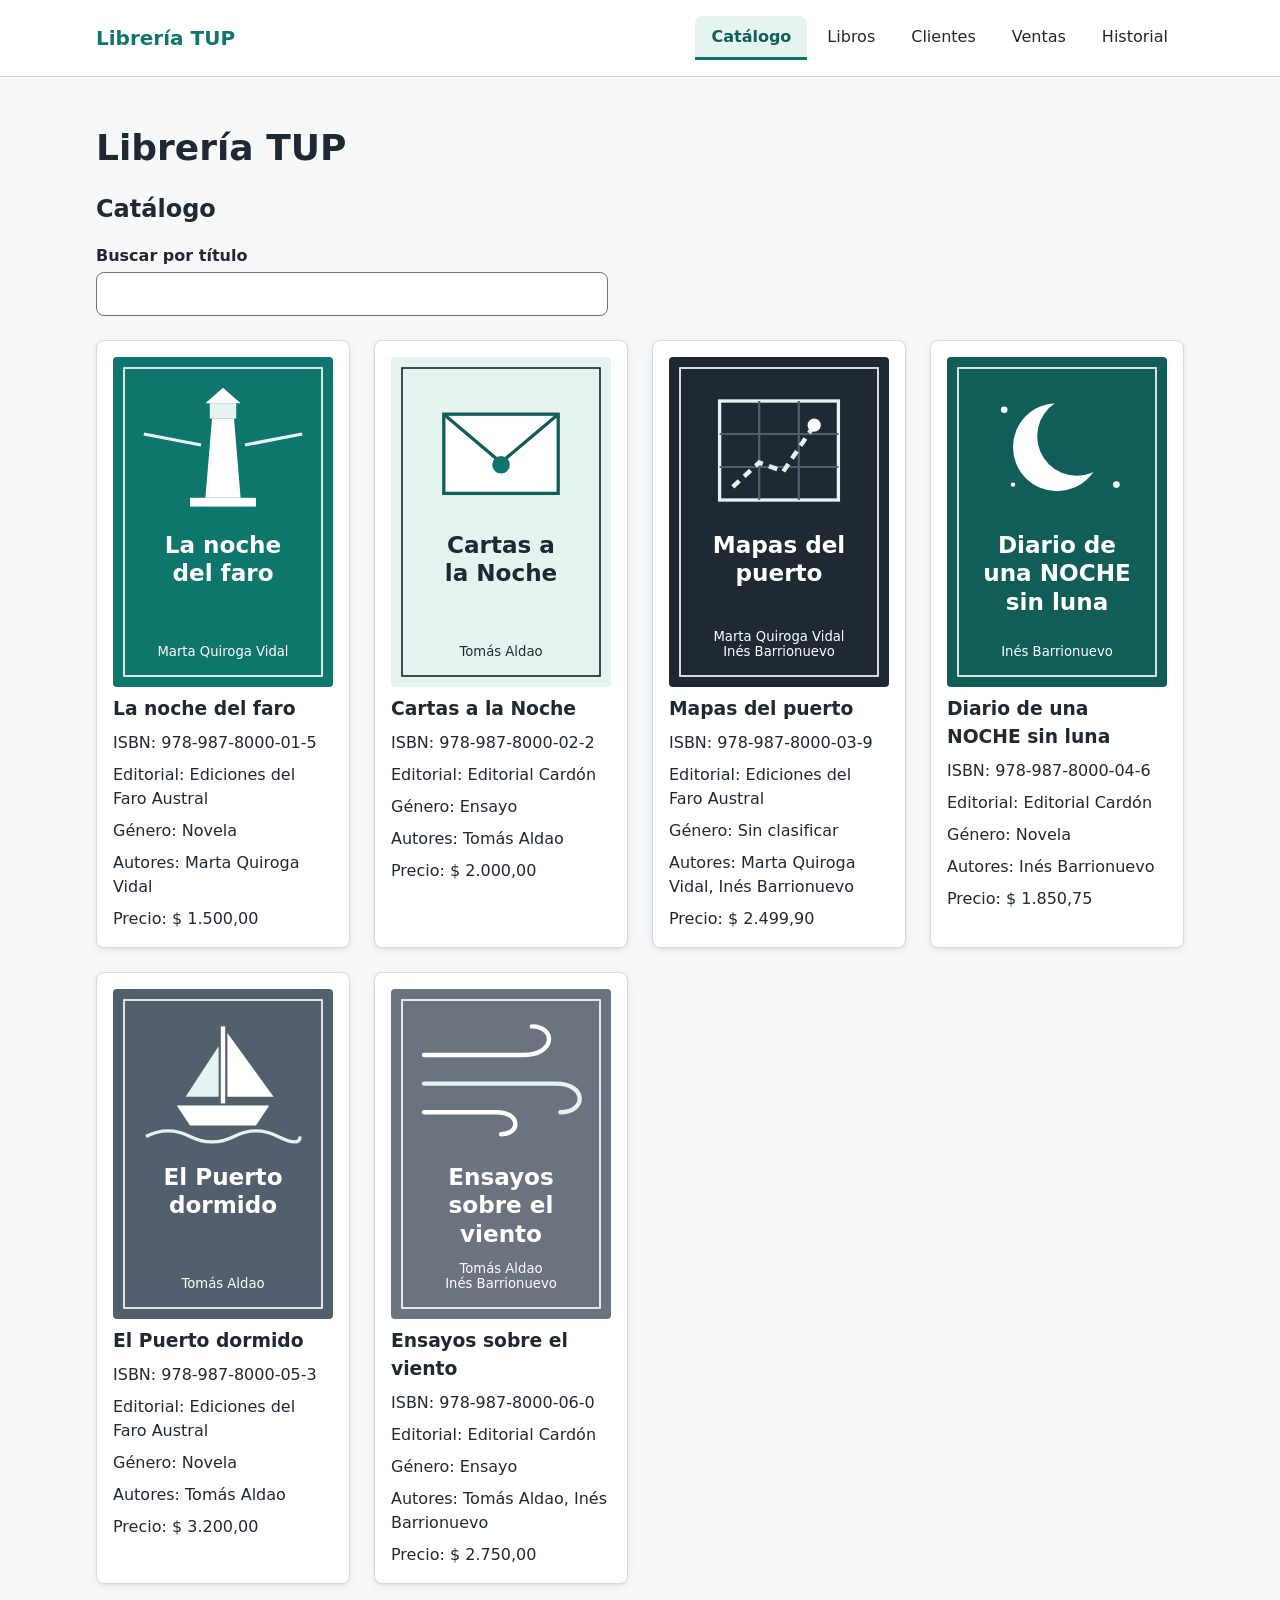
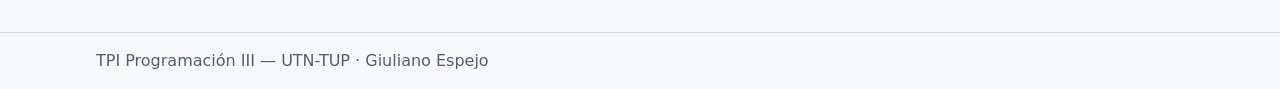
<file: index.html>
<!DOCTYPE html>
<html lang="es">
<head>
  <meta charset="utf-8">
  <meta name="viewport" content="width=device-width, initial-scale=1">
  <title>Catálogo de libros — Librería TUP</title>
  <meta name="description" content="Catálogo de la Librería TUP: consultá los libros disponibles con su autor, editorial, género y precio, y buscalos por título.">
  <link rel="stylesheet" href="css/base.css">
  <link rel="stylesheet" href="css/layout.css">
  <link rel="stylesheet" href="css/componentes.css">
  <script src="js/comun.js" defer></script>
  <script src="js/catalogo.js" defer></script>
</head>
<body>
  <a class="salto" href="#contenido-principal">Saltar al contenido principal</a>

  <header class="encabezado">
    <p class="marca">Librería TUP</p>
    <nav aria-label="Principal">
      <ul class="menu">
          <li><a href="index.html" aria-current="page">Catálogo</a></li>
          <li><a href="libros.html">Libros</a></li>
          <li><a href="clientes.html">Clientes</a></li>
          <li><a href="ventas.html">Ventas</a></li>
          <li><a href="historial.html">Historial</a></li>
      </ul>
    </nav>
  </header>

  <main id="contenido-principal" tabindex="-1">
    <h1>Librería TUP</h1>
    <div id="mensajes-almacenamiento" class="zona-mensajes" aria-live="polite"></div>

    <section aria-labelledby="titulo-catalogo">
      <h2 id="titulo-catalogo">Catálogo</h2>

      <form id="form-busqueda" role="search">
        <div class="campo">
          <label for="buscador-titulo">Buscar por título</label>
          <input type="search" id="buscador-titulo" name="buscador-titulo" autocomplete="off">
        </div>
      </form>

      <div id="catalogo" class="grilla-tarjetas"></div>
      <div id="estado-catalogo" class="zona-mensajes" role="status">Todavía no hay libros en el catálogo.</div>
    </section>
  </main>

  <footer class="pie">
    <p>TPI Programación III — UTN-TUP · Giuliano Espejo</p>
  </footer>
</body>
</html>
</file>
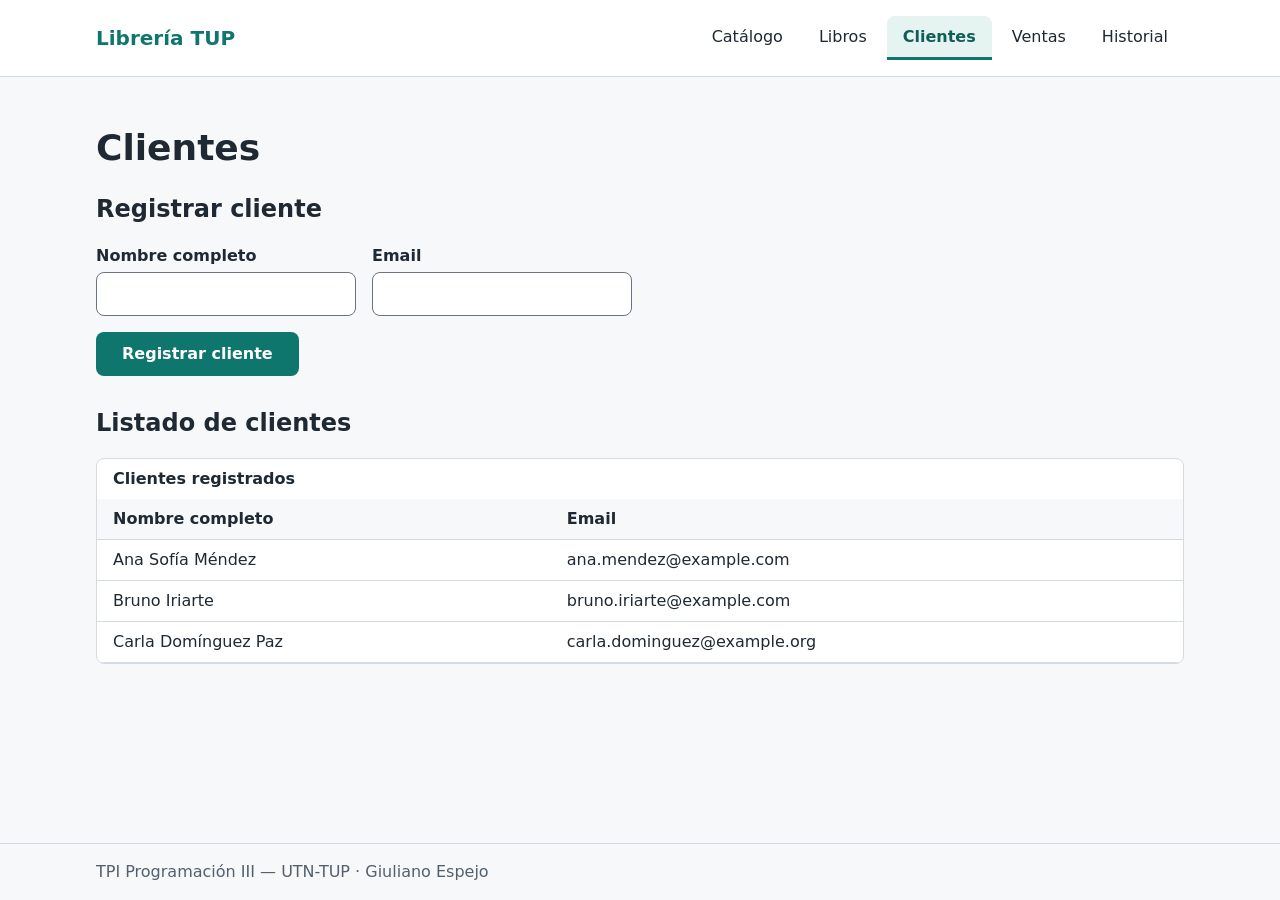
<file: clientes.html>
<!DOCTYPE html>
<html lang="es">
<head>
  <meta charset="utf-8">
  <meta name="viewport" content="width=device-width, initial-scale=1">
  <title>Clientes — Librería TUP</title>
  <meta name="description" content="Registro de clientes de la Librería TUP: formulario de alta con nombre completo y email, y listado de clientes registrados.">
  <link rel="stylesheet" href="css/base.css">
  <link rel="stylesheet" href="css/layout.css">
  <link rel="stylesheet" href="css/componentes.css">
  <script src="js/comun.js" defer></script>
  <script src="js/clientes.js" defer></script>
</head>
<body>
  <a class="salto" href="#contenido-principal">Saltar al contenido principal</a>

  <header class="encabezado">
    <p class="marca">Librería TUP</p>
    <nav aria-label="Principal">
      <ul class="menu">
          <li><a href="index.html">Catálogo</a></li>
          <li><a href="libros.html">Libros</a></li>
          <li><a href="clientes.html" aria-current="page">Clientes</a></li>
          <li><a href="ventas.html">Ventas</a></li>
          <li><a href="historial.html">Historial</a></li>
      </ul>
    </nav>
  </header>

  <main id="contenido-principal" tabindex="-1">
    <h1>Clientes</h1>
    <div id="mensajes-almacenamiento" class="zona-mensajes" aria-live="polite"></div>

    <section aria-labelledby="titulo-alta-cliente">
      <h2 id="titulo-alta-cliente">Registrar cliente</h2>

      <form id="form-cliente" novalidate>
        <div class="campo">
          <label for="cliente-nombre">Nombre completo</label>
          <input type="text" id="cliente-nombre" name="nombre" autocomplete="name" required>
        </div>
        <div class="campo">
          <label for="cliente-email">Email</label>
          <input type="email" id="cliente-email" name="email" autocomplete="email" required>
        </div>
        <button type="submit" class="boton">Registrar cliente</button>
      </form>
      <div id="mensajes-cliente" class="zona-mensajes" aria-live="polite"></div>
    </section>

    <section aria-labelledby="titulo-listado-clientes">
      <h2 id="titulo-listado-clientes">Listado de clientes</h2>

      <div class="tabla-contenedor">
        <table>
          <caption>Clientes registrados</caption>
          <thead>
            <tr>
              <th scope="col">Nombre completo</th>
              <th scope="col">Email</th>
            </tr>
          </thead>
          <tbody id="tabla-clientes-cuerpo"></tbody>
        </table>
      </div>
      <div id="estado-clientes" class="zona-mensajes" role="status">Todavía no hay clientes registrados.</div>
    </section>
  </main>

  <footer class="pie">
    <p>TPI Programación III — UTN-TUP · Giuliano Espejo</p>
  </footer>
</body>
</html>
</file>
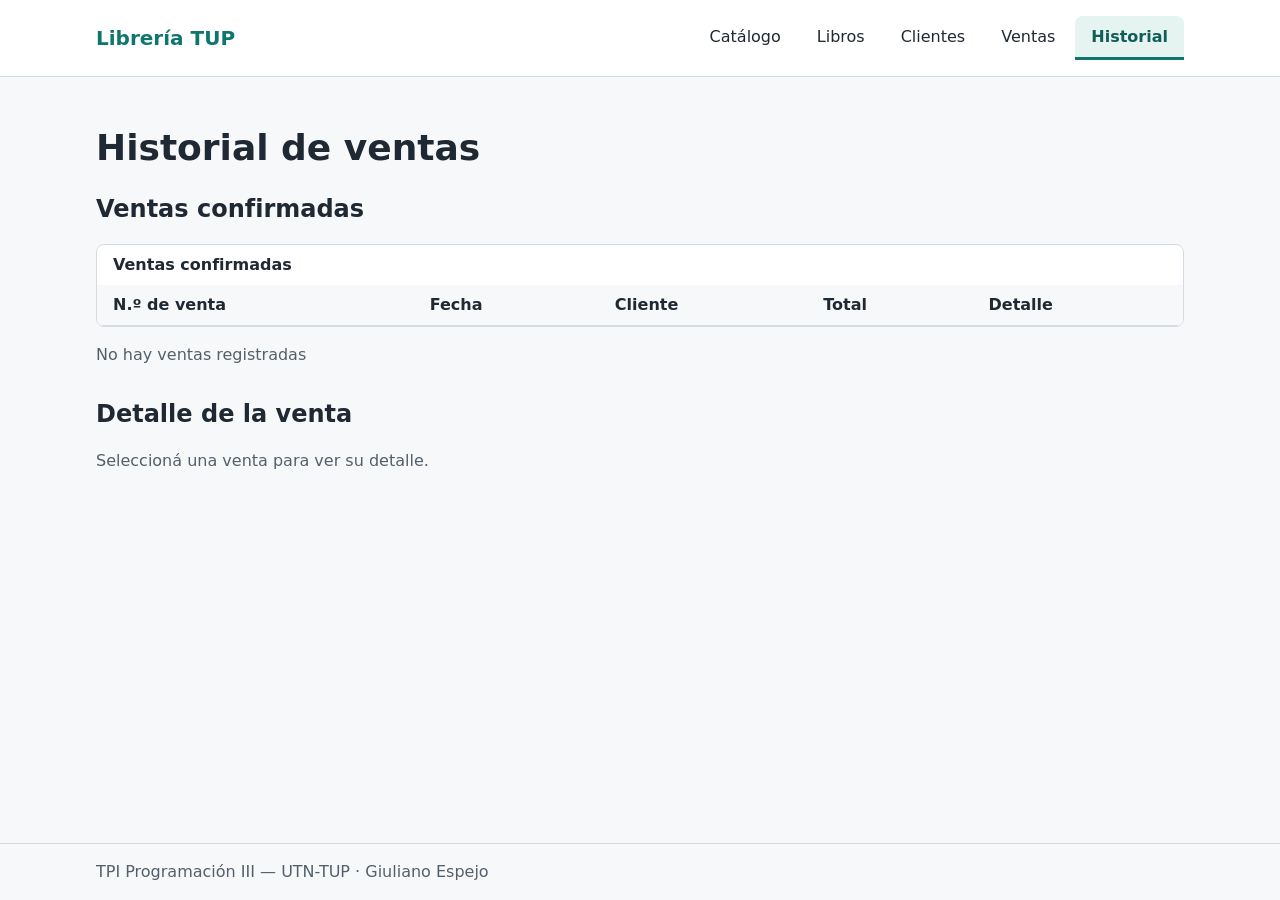
<file: historial.html>
<!DOCTYPE html>
<html lang="es">
<head>
  <meta charset="utf-8">
  <meta name="viewport" content="width=device-width, initial-scale=1">
  <title>Historial de ventas — Librería TUP</title>
  <meta name="description" content="Historial de ventas de la Librería TUP: listado de ventas confirmadas con su fecha, cliente y total, y detalle de cada una.">
  <link rel="stylesheet" href="css/base.css">
  <link rel="stylesheet" href="css/layout.css">
  <link rel="stylesheet" href="css/componentes.css">
  <script src="js/comun.js" defer></script>
  <script src="js/historial.js" defer></script>
</head>
<body>
  <a class="salto" href="#contenido-principal">Saltar al contenido principal</a>

  <header class="encabezado">
    <p class="marca">Librería TUP</p>
    <nav aria-label="Principal">
      <ul class="menu">
          <li><a href="index.html">Catálogo</a></li>
          <li><a href="libros.html">Libros</a></li>
          <li><a href="clientes.html">Clientes</a></li>
          <li><a href="ventas.html">Ventas</a></li>
          <li><a href="historial.html" aria-current="page">Historial</a></li>
      </ul>
    </nav>
  </header>

  <main id="contenido-principal" tabindex="-1">
    <h1>Historial de ventas</h1>
    <div id="mensajes-almacenamiento" class="zona-mensajes" aria-live="polite"></div>

    <section aria-labelledby="titulo-listado-ventas">
      <h2 id="titulo-listado-ventas">Ventas confirmadas</h2>

      <div class="tabla-contenedor">
        <table>
          <caption>Ventas confirmadas</caption>
          <thead>
            <tr>
              <th scope="col">N.º de venta</th>
              <th scope="col">Fecha</th>
              <th scope="col">Cliente</th>
              <th scope="col">Total</th>
              <th scope="col">Detalle</th>
            </tr>
          </thead>
          <tbody id="tabla-ventas-cuerpo"></tbody>
        </table>
      </div>
      <p id="estado-historial" class="zona-mensajes" role="status">Todavía no hay ventas registradas.</p>
    </section>

    <section id="detalle-venta" aria-labelledby="titulo-detalle-venta">
      <h2 id="titulo-detalle-venta" tabindex="-1">Detalle de la venta</h2>
      <p id="estado-detalle" class="zona-mensajes" role="status">Seleccioná una venta para ver su detalle.</p>

      <dl id="detalle-datos" hidden>
        <dt>Cliente</dt>
        <dd id="detalle-cliente"></dd>
        <dt>Email</dt>
        <dd id="detalle-email"></dd>
        <dt>Fecha</dt>
        <dd id="detalle-fecha"></dd>
      </dl>

      <div class="tabla-contenedor" hidden>
        <table>
          <caption>Renglones de la venta seleccionada</caption>
          <thead>
            <tr>
              <th scope="col">Libro</th>
              <th scope="col">ISBN</th>
              <th scope="col">Precio unitario</th>
              <th scope="col">Cantidad</th>
              <th scope="col">Subtotal</th>
            </tr>
          </thead>
          <tbody id="tabla-detalle-cuerpo"></tbody>
          <tfoot>
            <tr>
              <th scope="row" colspan="4">Total</th>
              <td id="detalle-total"></td>
            </tr>
          </tfoot>
        </table>
      </div>
    </section>
  </main>

  <footer class="pie">
    <p>TPI Programación III — UTN-TUP · Giuliano Espejo</p>
  </footer>
</body>
</html>
</file>
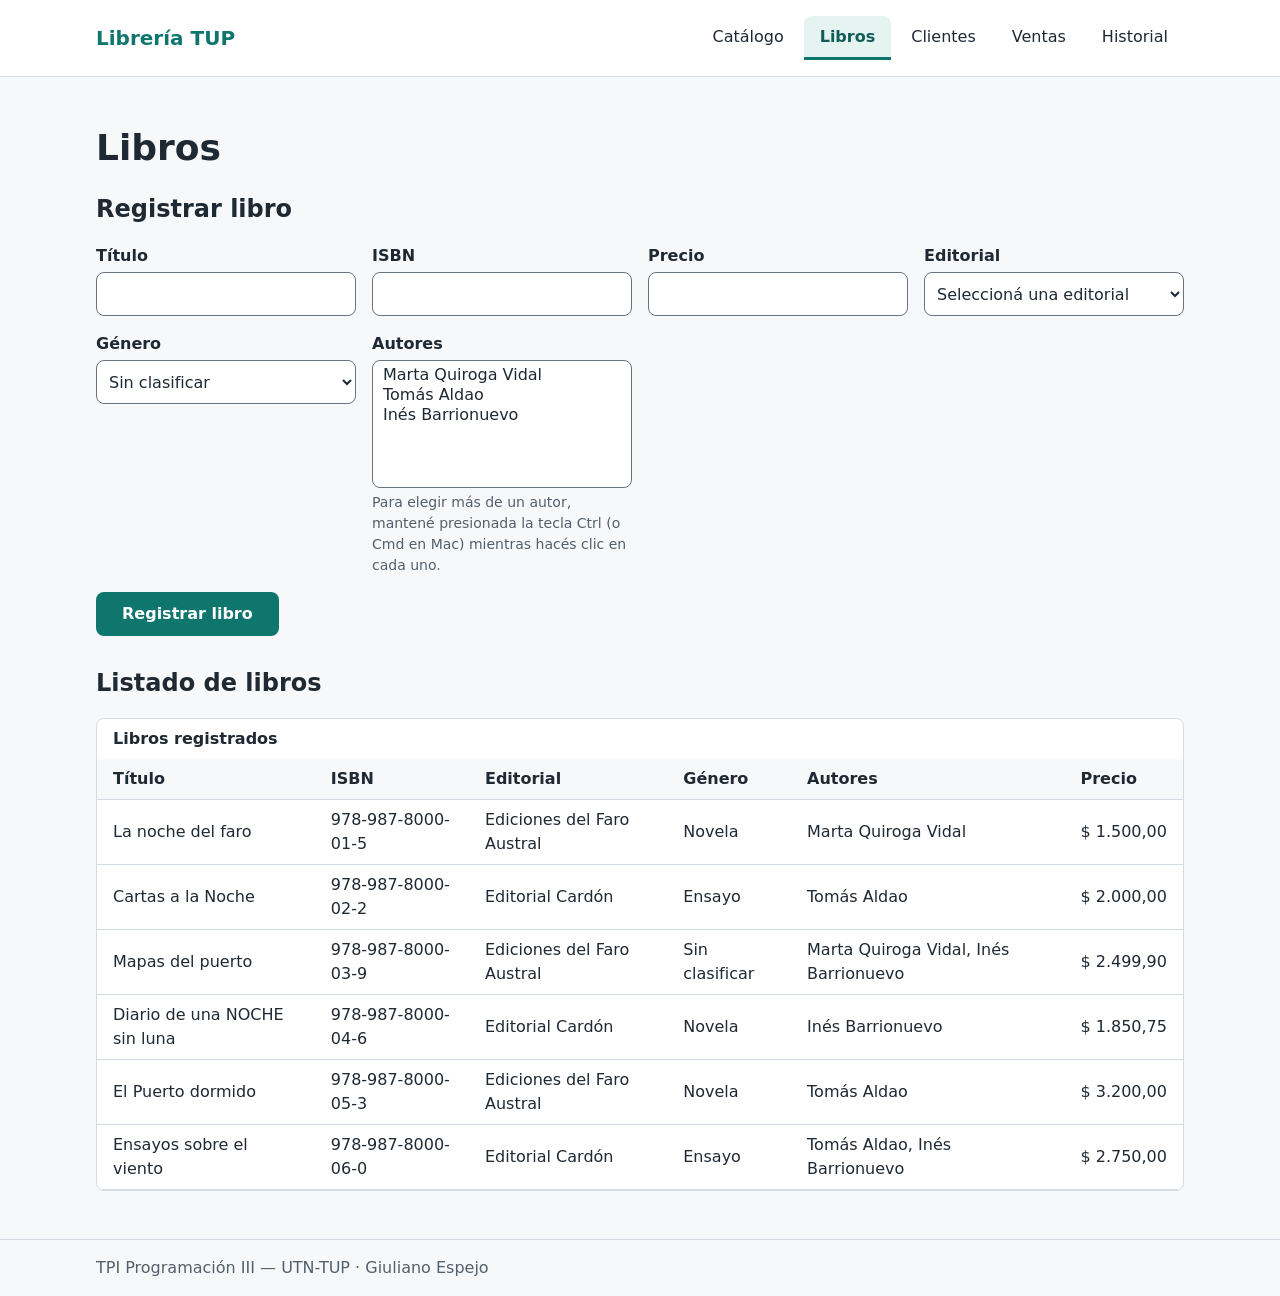
<file: libros.html>
<!DOCTYPE html>
<html lang="es">
<head>
  <meta charset="utf-8">
  <meta name="viewport" content="width=device-width, initial-scale=1">
  <title>Libros — Librería TUP</title>
  <meta name="description" content="Registro de libros de la Librería TUP: formulario de alta con título, ISBN, precio, editorial, género y autores, y listado de libros.">
  <link rel="stylesheet" href="css/base.css">
  <link rel="stylesheet" href="css/layout.css">
  <link rel="stylesheet" href="css/componentes.css">
  <script src="js/comun.js" defer></script>
  <script src="js/libros.js" defer></script>
</head>
<body>
  <a class="salto" href="#contenido-principal">Saltar al contenido principal</a>

  <header class="encabezado">
    <p class="marca">Librería TUP</p>
    <nav aria-label="Principal">
      <ul class="menu">
          <li><a href="index.html">Catálogo</a></li>
          <li><a href="libros.html" aria-current="page">Libros</a></li>
          <li><a href="clientes.html">Clientes</a></li>
          <li><a href="ventas.html">Ventas</a></li>
          <li><a href="historial.html">Historial</a></li>
      </ul>
    </nav>
  </header>

  <main id="contenido-principal" tabindex="-1">
    <h1>Libros</h1>
    <div id="mensajes-almacenamiento" class="zona-mensajes" aria-live="polite"></div>

    <section aria-labelledby="titulo-alta-libro">
      <h2 id="titulo-alta-libro">Registrar libro</h2>

      <form id="form-libro" novalidate>
        <div class="campo">
          <label for="libro-titulo">Título</label>
          <input type="text" id="libro-titulo" name="titulo" required>
        </div>
        <div class="campo">
          <label for="libro-isbn">ISBN</label>
          <input type="text" id="libro-isbn" name="isbn" required>
        </div>
        <div class="campo">
          <label for="libro-precio">Precio</label>
          <input type="number" id="libro-precio" name="precio" min="0.01" step="0.01" required>
        </div>
        <div class="campo">
          <label for="libro-editorial">Editorial</label>
          <select id="libro-editorial" name="editorial" required>
            <option value="">Seleccioná una editorial</option>
          </select>
        </div>
        <div class="campo">
          <label for="libro-genero">Género</label>
          <select id="libro-genero" name="genero">
            <option value="">Sin clasificar</option>
          </select>
        </div>
        <div class="campo">
          <label for="libro-autores">Autores</label>
          <select id="libro-autores" name="autores" multiple required aria-describedby="ayuda-autores"></select>
          <p id="ayuda-autores" class="ayuda">Para elegir más de un autor, mantené presionada la tecla Ctrl (o Cmd en Mac) mientras hacés clic en cada uno.</p>
        </div>
        <button type="submit" class="boton">Registrar libro</button>
      </form>
      <div id="mensajes-libro" class="zona-mensajes" aria-live="polite"></div>
    </section>

    <section aria-labelledby="titulo-listado-libros">
      <h2 id="titulo-listado-libros">Listado de libros</h2>

      <div class="tabla-contenedor">
        <table>
          <caption>Libros registrados</caption>
          <thead>
            <tr>
              <th scope="col">Título</th>
              <th scope="col">ISBN</th>
              <th scope="col">Editorial</th>
              <th scope="col">Género</th>
              <th scope="col">Autores</th>
              <th scope="col">Precio</th>
            </tr>
          </thead>
          <tbody id="tabla-libros-cuerpo"></tbody>
        </table>
      </div>
      <div id="estado-libros" class="zona-mensajes" role="status">Todavía no hay libros registrados.</div>
    </section>
  </main>

  <footer class="pie">
    <p>TPI Programación III — UTN-TUP · Giuliano Espejo</p>
  </footer>
</body>
</html>
</file>
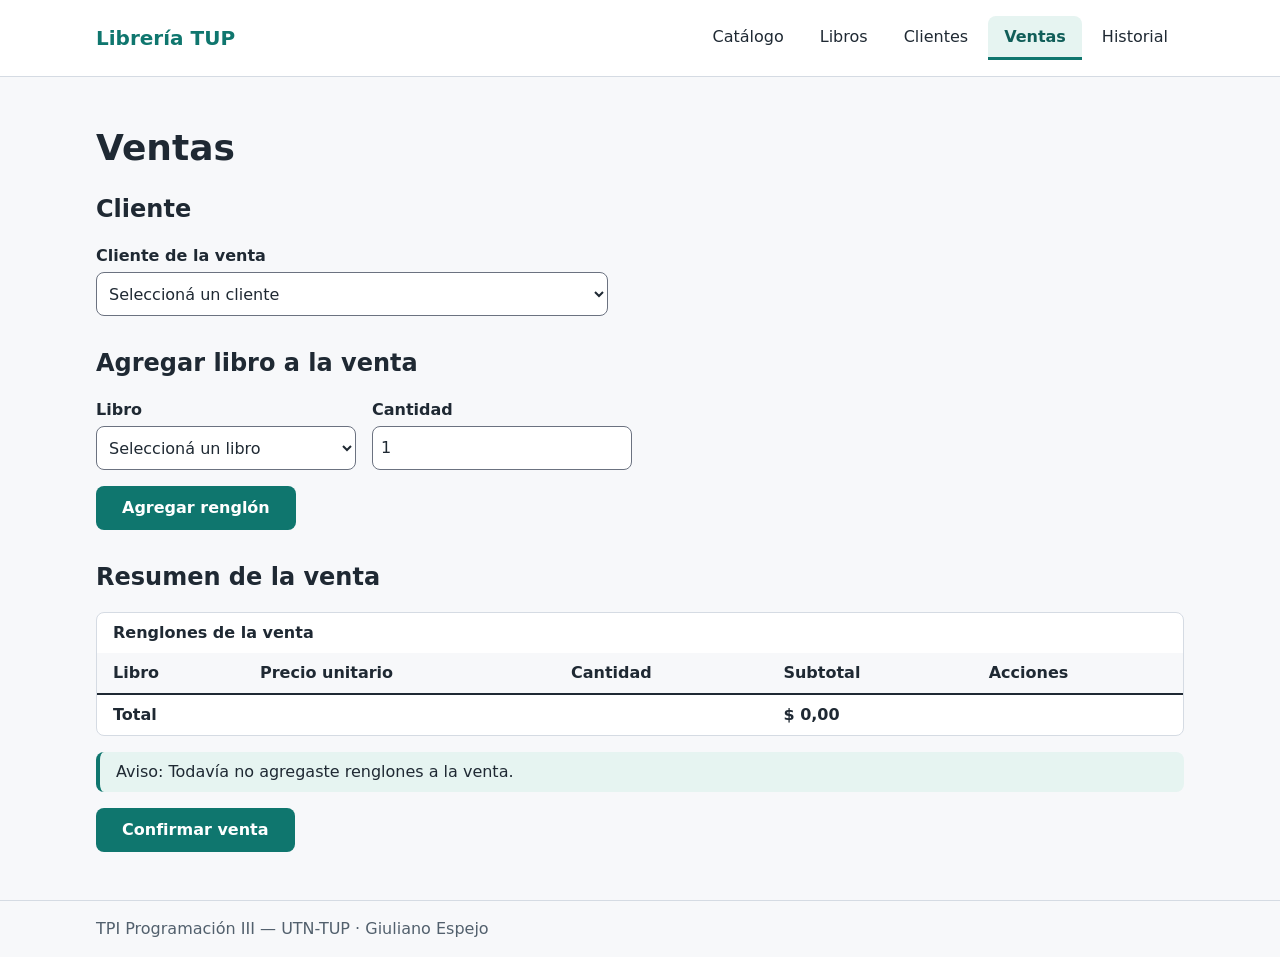
<file: ventas.html>
<!DOCTYPE html>
<html lang="es">
<head>
  <meta charset="utf-8">
  <meta name="viewport" content="width=device-width, initial-scale=1">
  <title>Ventas — Librería TUP</title>
  <meta name="description" content="Nueva venta en la Librería TUP: elegí el cliente, agregá libros con su cantidad, revisá el total y confirmá la venta.">
  <link rel="stylesheet" href="css/base.css">
  <link rel="stylesheet" href="css/layout.css">
  <link rel="stylesheet" href="css/componentes.css">
  <script src="js/comun.js" defer></script>
  <script src="js/ventas-logica.js" defer></script>
  <script src="js/ventas.js" defer></script>
</head>
<body>
  <a class="salto" href="#contenido-principal">Saltar al contenido principal</a>

  <header class="encabezado">
    <p class="marca">Librería TUP</p>
    <nav aria-label="Principal">
      <ul class="menu">
          <li><a href="index.html">Catálogo</a></li>
          <li><a href="libros.html">Libros</a></li>
          <li><a href="clientes.html">Clientes</a></li>
          <li><a href="ventas.html" aria-current="page">Ventas</a></li>
          <li><a href="historial.html">Historial</a></li>
      </ul>
    </nav>
  </header>

  <main id="contenido-principal" tabindex="-1">
    <h1>Ventas</h1>
    <div id="mensajes-almacenamiento" class="zona-mensajes" aria-live="polite"></div>

    <section aria-labelledby="titulo-venta-cliente">
      <h2 id="titulo-venta-cliente">Cliente</h2>
      <div class="campo">
        <label for="venta-cliente">Cliente de la venta</label>
        <select id="venta-cliente" name="cliente" required>
          <option value="">Seleccioná un cliente</option>
        </select>
      </div>
    </section>

    <section aria-labelledby="titulo-venta-renglon">
      <h2 id="titulo-venta-renglon">Agregar libro a la venta</h2>
      <form id="form-renglon" novalidate>
        <div class="campo">
          <label for="renglon-libro">Libro</label>
          <select id="renglon-libro" name="libro" required>
            <option value="">Seleccioná un libro</option>
          </select>
        </div>
        <div class="campo">
          <label for="renglon-cantidad">Cantidad</label>
          <input type="number" id="renglon-cantidad" name="cantidad" min="1" step="1" value="1" required>
        </div>
        <button type="submit" class="boton">Agregar renglón</button>
      </form>
    </section>

    <section aria-labelledby="titulo-venta-resumen">
      <h2 id="titulo-venta-resumen">Resumen de la venta</h2>

      <div class="tabla-contenedor">
        <table>
          <caption>Renglones de la venta</caption>
          <thead>
            <tr>
              <th scope="col">Libro</th>
              <th scope="col">Precio unitario</th>
              <th scope="col">Cantidad</th>
              <th scope="col">Subtotal</th>
              <th scope="col">Acciones</th>
            </tr>
          </thead>
          <tbody id="tabla-renglones-cuerpo"></tbody>
          <tfoot>
            <tr>
              <th scope="row" colspan="3">Total</th>
              <td id="venta-total" aria-live="polite" aria-atomic="true"></td>
              <td></td>
            </tr>
          </tfoot>
        </table>
      </div>
      <p id="estado-renglones" class="zona-mensajes" role="status">Todavía no agregaste renglones a la venta.</p>

      <button type="button" id="boton-confirmar-venta" class="boton">Confirmar venta</button>
      <div id="mensajes-venta" class="zona-mensajes" aria-live="polite"></div>
    </section>
  </main>

  <footer class="pie">
    <p>TPI Programación III — UTN-TUP · Giuliano Espejo</p>
  </footer>
</body>
</html>
</file>
<file: css/base.css>
/* base.css — variables (custom properties), reset mínimo, tipografía, enlaces, foco visible y movimiento.
   Toda la identidad visual (colores, fuente, espaciados, radio, sombra) se define acá y el resto de
   las hojas la consume con var(). Cambiar el acento = editar --color-acento, -oscuro y -suave. */

:root {
  /* Superficies y texto */
  --color-fondo: #f7f8fa;
  --color-superficie: #ffffff;
  --color-texto: #1f2933;
  --color-texto-suave: #52606d;

  /* Bordes */
  --color-borde: #d5dbe3;
  --color-borde-control: #6b7280;

  /* Acento único (verde azulado) y variantes del mismo tono */
  --color-acento: #0f766e;
  --color-acento-oscuro: #115e59;
  --color-acento-suave: #e6f4f1;

  /* Estados semánticos: solo para comunicar estado, nunca decoración */
  --color-error: #b42318;
  --color-error-suave: #fdecea;
  --color-exito: #166534;
  --color-exito-suave: #e8f5ec;
  --color-aviso: #8a4b08;
  --color-aviso-suave: #fff7e6;

  /* Tipografía */
  --fuente: system-ui, -apple-system, "Segoe UI", Roboto, "Helvetica Neue", Arial, sans-serif;

  /* Espaciado */
  --espacio-1: 0.25rem;
  --espacio-2: 0.5rem;
  --espacio-3: 1rem;
  --espacio-4: 1.5rem;
  --espacio-5: 2rem;
  --espacio-6: 3rem;

  /* Forma y tamaño */
  --radio: 0.5rem;
  --sombra: 0 1px 2px rgb(31 41 51 / 0.06), 0 2px 8px rgb(31 41 51 / 0.08);
  --ancho-max: 72rem;
  --alto-control: 2.75rem;
}

/* Reset mínimo */
*,
*::before,
*::after {
  box-sizing: border-box;
}

body {
  margin: 0;
}

img {
  max-width: 100%;
  height: auto;
  display: block;
}

/* Ninguna regla de display debe volver visible un elemento con hidden */
[hidden] {
  display: none !important;
}

/* Tipografía base */
html {
  font-size: 100%;
}

body {
  font-family: var(--fuente);
  line-height: 1.5;
  color: var(--color-texto);
  background: var(--color-fondo);
}

h1,
h2 {
  line-height: 1.25;
}

h1 {
  font-size: clamp(1.75rem, 1.4rem + 1.5vw, 2.25rem);
}

h2 {
  font-size: clamp(1.25rem, 1.1rem + 0.75vw, 1.5rem);
}

button,
input,
select,
textarea {
  font: inherit;
}

/* Enlaces */
a {
  color: var(--color-acento);
  text-decoration: underline;
}

/* Foco visible global (anillo de acento sobre fondo claro) */
:focus-visible {
  outline: 3px solid var(--color-acento);
  outline-offset: 2px;
}

/* Movimiento: la única transición existe solo si el usuario no pidió reducirlo */
@media (prefers-reduced-motion: no-preference) {
  .boton {
    transition: background-color 150ms ease;
  }
}
</file>
<file: css/layout.css>
/* layout.css — maquetación mobile-first (base 320 px, un breakpoint en 48em):
   enlace de salto, encabezado, menú, main, pie, grilla de tarjetas y disposición de formularios y dl. */

/* Enlace de salto: fuera de vista hasta recibir el foco (sin transición) */
.salto {
  position: absolute;
  top: var(--espacio-2);
  left: var(--espacio-2);
  z-index: 10;
  padding: var(--espacio-2) var(--espacio-3);
  background: var(--color-acento);
  color: #ffffff;
  font-weight: 600;
  text-decoration: none;
  border-radius: var(--radio);
  transform: translateY(-200%);
}

.salto:focus {
  transform: none;
}

/* main no es un control: el foco programático del salto no dibuja recuadro */
main[tabindex="-1"]:focus {
  outline: none;
}

/* Estructura de página: pie al fondo de la ventana */
body {
  display: flex;
  flex-direction: column;
  min-height: 100vh;
  min-height: 100dvh;
}

/* Encabezado y menú (pantallas angostas: marca arriba, menú debajo en filas envueltas) */
.encabezado {
  display: flex;
  flex-direction: column;
  gap: var(--espacio-2);
  padding-block: var(--espacio-3);
  padding-inline: max(clamp(1rem, 4vw, 2rem), calc(50% - var(--ancho-max) / 2 + clamp(1rem, 4vw, 2rem)));
  background: var(--color-superficie);
  border-bottom: 1px solid var(--color-borde);
}

.marca {
  margin: 0;
  color: var(--color-acento);
  font-size: 1.25rem;
  font-weight: 700;
}

.menu {
  display: flex;
  flex-wrap: wrap;
  gap: var(--espacio-1);
  margin: 0;
  padding: 0;
  list-style: none;
}

.menu a {
  display: inline-flex;
  align-items: center;
  min-height: var(--alto-control);
  padding: 0 var(--espacio-3);
  border-bottom: 3px solid transparent;
  border-radius: var(--radio) var(--radio) 0 0;
  color: var(--color-texto);
  font-weight: 500;
  text-decoration: none;
  white-space: nowrap;
}

.menu a[aria-current="page"] {
  background: var(--color-acento-suave);
  border-bottom-color: var(--color-acento);
  color: var(--color-acento-oscuro);
  font-weight: 700;
}

@media (hover: hover) {
  .menu a:hover {
    text-decoration: underline;
  }
}

/* Contenido principal */
main {
  flex: 1;
  width: 100%;
  max-width: var(--ancho-max);
  margin-inline: auto;
  padding: var(--espacio-4) clamp(1rem, 4vw, 2rem) var(--espacio-6);
}

main > section + section,
main > .aviso-maqueta + section {
  margin-top: var(--espacio-5);
}

/* Pie */
.pie {
  padding-block: var(--espacio-3);
  padding-inline: max(clamp(1rem, 4vw, 2rem), calc(50% - var(--ancho-max) / 2 + clamp(1rem, 4vw, 2rem)));
  border-top: 1px solid var(--color-borde);
  color: var(--color-texto-suave);
}

.pie p {
  margin: 0;
}

/* Formularios: una columna en celular */
main form {
  display: grid;
  gap: var(--espacio-3);
}

[role="search"] {
  max-width: 32rem;
}

/* Campo suelto fuera de un formulario (selector de cliente en ventas.html) */
main > section > .campo {
  max-width: 32rem;
}

/* Detalle de venta: pares dt/dd en dos columnas. El atributo hidden gana por regla global en base.css */
dl {
  display: grid;
  grid-template-columns: max-content 1fr;
  gap: var(--espacio-1) var(--espacio-3);
  margin: var(--espacio-3) 0;
}

dt {
  font-weight: 700;
}

dd {
  margin: 0;
  min-width: 0;
}

/* Grilla del catálogo: el ancho mínimo de tarjeta nunca supera el ancho disponible */
.grilla-tarjetas {
  display: grid;
  grid-template-columns: repeat(auto-fill, minmax(min(220px, 100%), 1fr));
  gap: var(--espacio-4);
  margin-top: var(--espacio-4);
}

/* Breakpoint principal: 768 px (en em, para que el zoom al 200 % caiga en el layout angosto) */
@media (min-width: 48em) {
  .encabezado {
    flex-direction: row;
    align-items: center;
    justify-content: space-between;
  }

  main form {
    grid-template-columns: repeat(auto-fit, minmax(16rem, 1fr));
  }

  main form .boton {
    grid-column: 1 / -1;
    justify-self: start;
  }
}
</file>
<file: css/componentes.css>
/* componentes.css — componentes reutilizables: botón, campos, estado de error, tablas,
   mensajes, aviso de maqueta y tarjetas. Se estila por clase y atributo, nunca por id.
   No se estila la validación nativa del navegador: el error de campo lo marca JavaScript con aria-invalid. */

/* Botón de acción */
.boton {
  min-height: var(--alto-control);
  padding: var(--espacio-2) var(--espacio-4);
  background: var(--color-acento);
  color: #ffffff;
  border: 2px solid transparent;
  border-radius: var(--radio);
  font: inherit;
  font-weight: 600;
  cursor: pointer;
}

@media (hover: hover) {
  .boton:hover {
    background: var(--color-acento-oscuro);
  }
}

/* Campos de formulario */
.campo {
  display: flex;
  flex-direction: column;
  gap: var(--espacio-1);
  min-width: 0;
}

.campo label {
  font-weight: 600;
}

.campo input,
.campo select {
  width: 100%;
  min-height: var(--alto-control);
  padding: var(--espacio-1) var(--espacio-2);
  background: var(--color-superficie);
  color: var(--color-texto);
  border: 1px solid var(--color-borde-control);
  border-radius: var(--radio);
}

.campo select[multiple] {
  min-height: 8rem;
}

.ayuda {
  margin: 0;
  color: var(--color-texto-suave);
  font-size: 0.875rem;
}

/* Campo marcado como inválido por JavaScript: borde más grueso + color (no solo color) */
[aria-invalid="true"] {
  border: 2px solid var(--color-error);
}

/* Tablas: el desplazamiento horizontal ocurre dentro del contenedor, no en la página */
.tabla-contenedor {
  max-width: 100%;
  overflow-x: auto;
  background: var(--color-superficie);
  border: 1px solid var(--color-borde);
  border-radius: var(--radio);
}

table {
  width: 100%;
  border-collapse: collapse;
}

caption {
  padding: var(--espacio-2) var(--espacio-3);
  font-weight: 600;
  text-align: left;
}

th,
td {
  padding: var(--espacio-2) var(--espacio-3);
  border-bottom: 1px solid var(--color-borde);
}

th {
  text-align: left;
  white-space: nowrap;
}

thead th {
  background: var(--color-fondo);
  font-weight: 600;
}

tfoot {
  font-weight: 700;
}

tfoot th,
tfoot td {
  border-top: 2px solid var(--color-texto);
  border-bottom: 0;
}

/* Zonas de mensajes (nunca display: none: las regiones vivas deben seguir en el árbol de accesibilidad) */
.zona-mensajes {
  color: var(--color-texto-suave);
}

.zona-mensajes:empty {
  margin: 0;
}

/* Mensajes de operación: borde lateral + fondo + prefijo textual puesto por mostrarMensaje */
.mensaje {
  margin-block: var(--espacio-2);
  padding: var(--espacio-2) var(--espacio-3);
  border-left: 4px solid;
  border-radius: var(--radio);
}

.mensaje--error {
  color: var(--color-error);
  border-color: var(--color-error);
  background: var(--color-error-suave);
}

.mensaje--exito {
  color: var(--color-exito);
  border-color: var(--color-exito);
  background: var(--color-exito-suave);
}

.mensaje--info {
  color: var(--color-texto);
  border-color: var(--color-acento);
  background: var(--color-acento-suave);
}

/* Aviso de maqueta: borde discontinuo + negrita, distinguible sin color */
.aviso-maqueta {
  margin-block: var(--espacio-3);
  padding: var(--espacio-2) var(--espacio-3);
  background: var(--color-aviso-suave);
  color: var(--color-texto);
  border: 2px dashed var(--color-aviso);
  border-radius: var(--radio);
  font-weight: 600;
}

/* Tarjetas del catálogo (contrato para C-03: article.tarjeta con img primero, título h3) */
.tarjeta {
  display: flex;
  flex-direction: column;
  gap: var(--espacio-2);
  min-width: 0;
  padding: var(--espacio-3);
  background: var(--color-superficie);
  border: 1px solid var(--color-borde);
  border-radius: var(--radio);
  box-shadow: var(--sombra);
}

.tarjeta img {
  width: 100%;
  aspect-ratio: 2 / 3;
  object-fit: cover;
  border-radius: calc(var(--radio) / 2);
  background: var(--color-fondo);
}

.tarjeta h3,
.tarjeta p {
  margin: 0;
  min-width: 0;
  overflow-wrap: anywhere;
}
</file>
